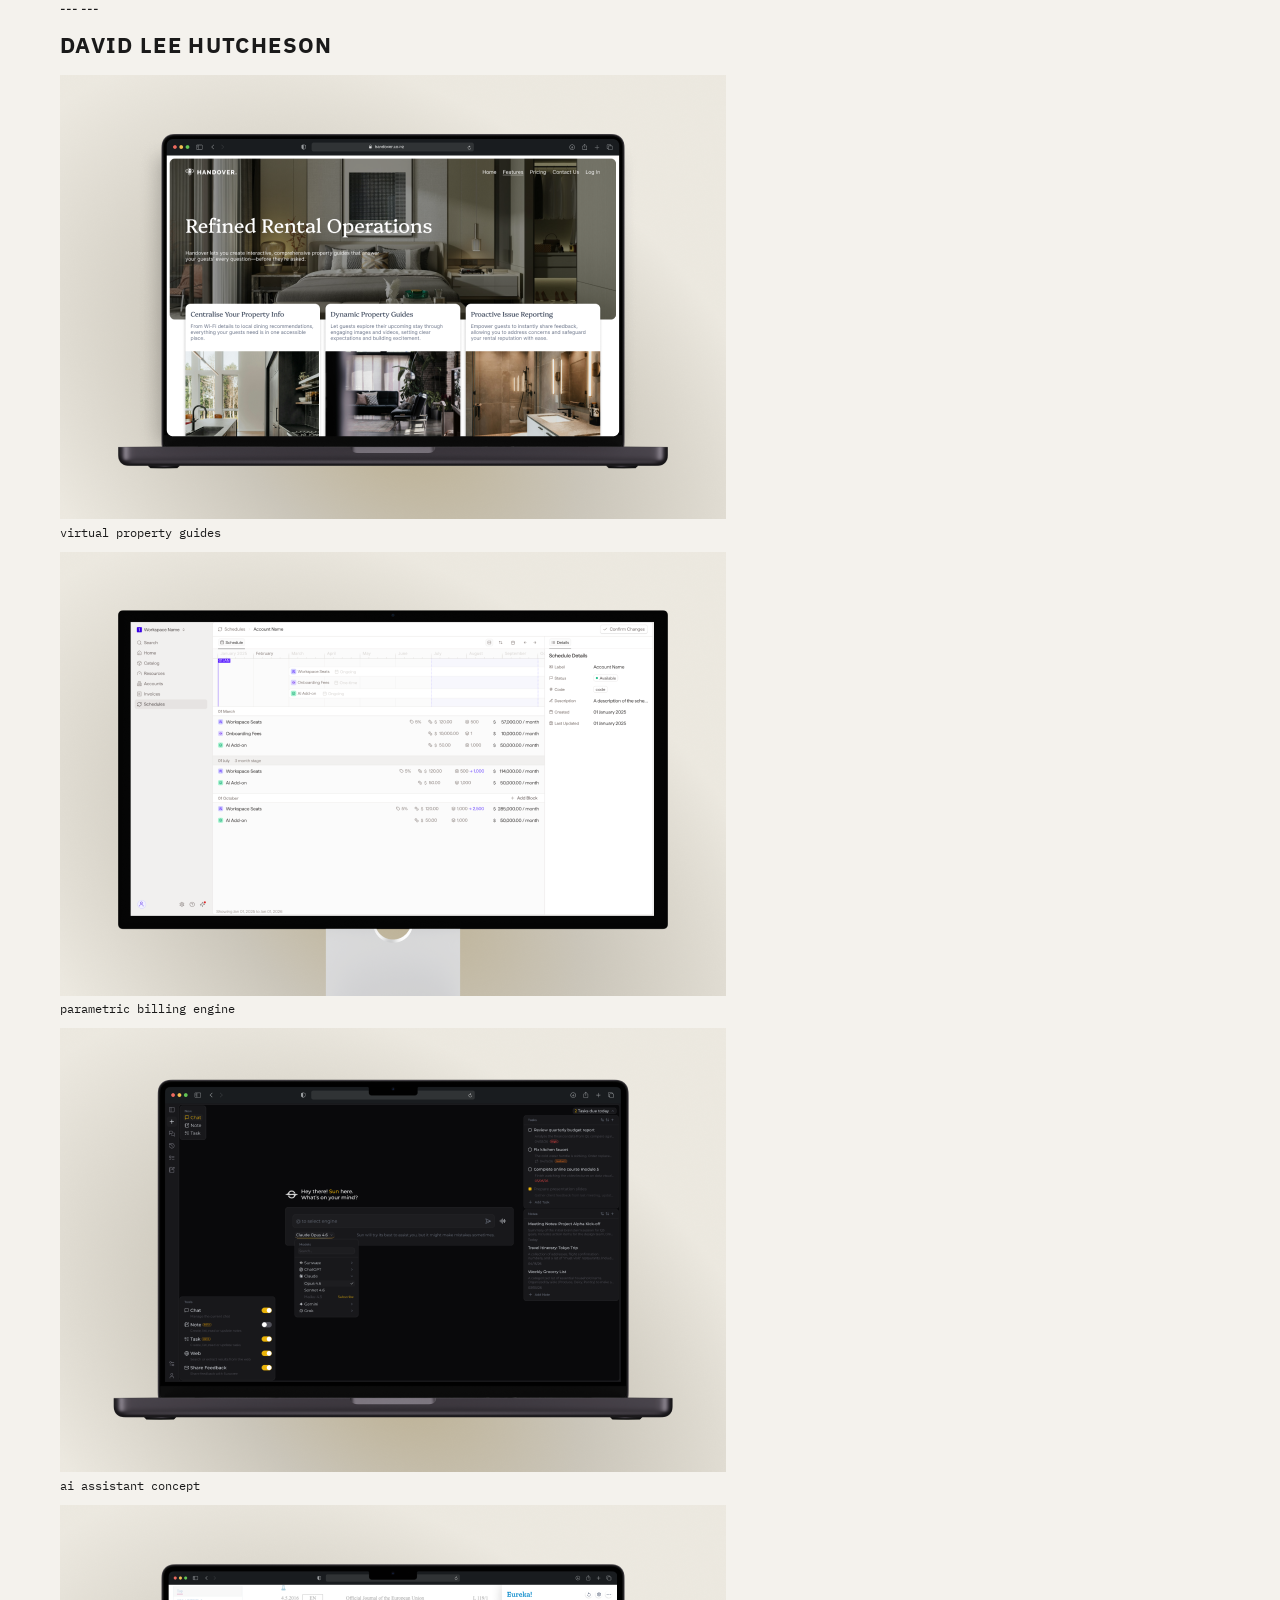
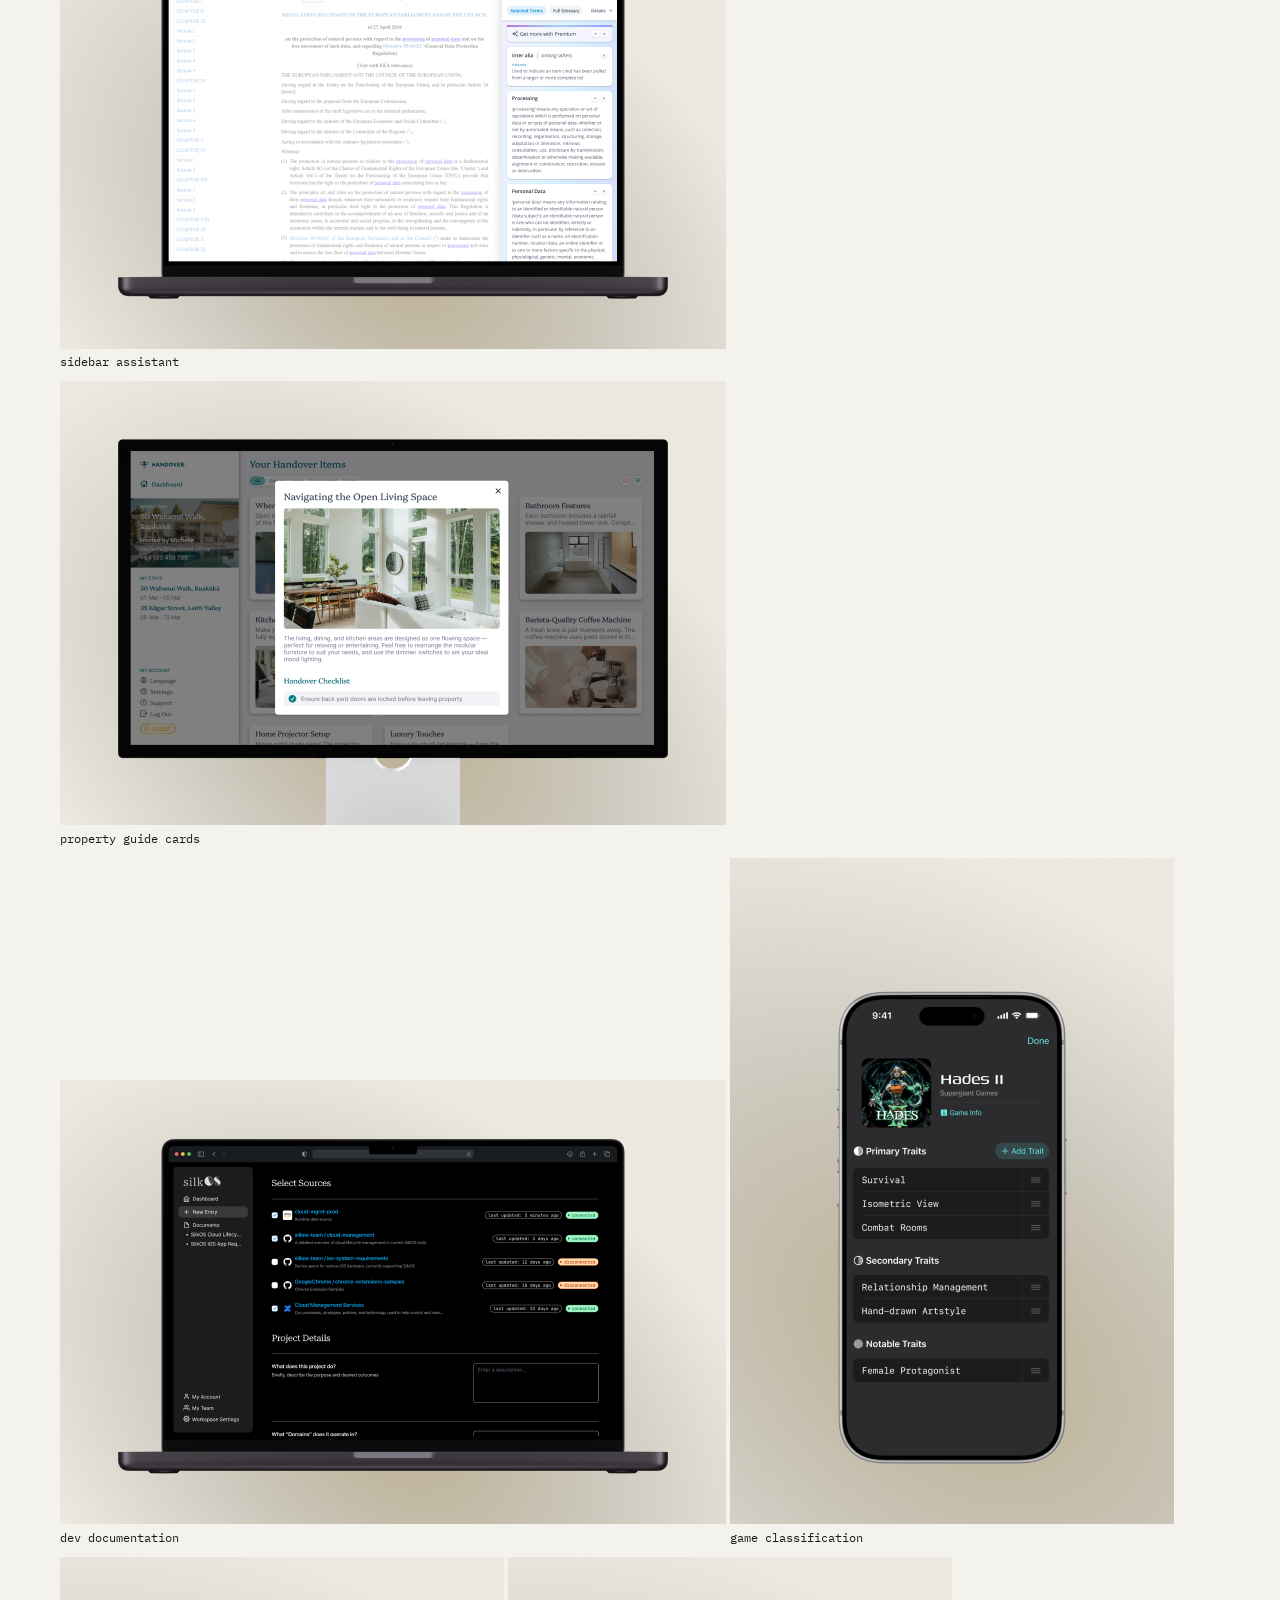
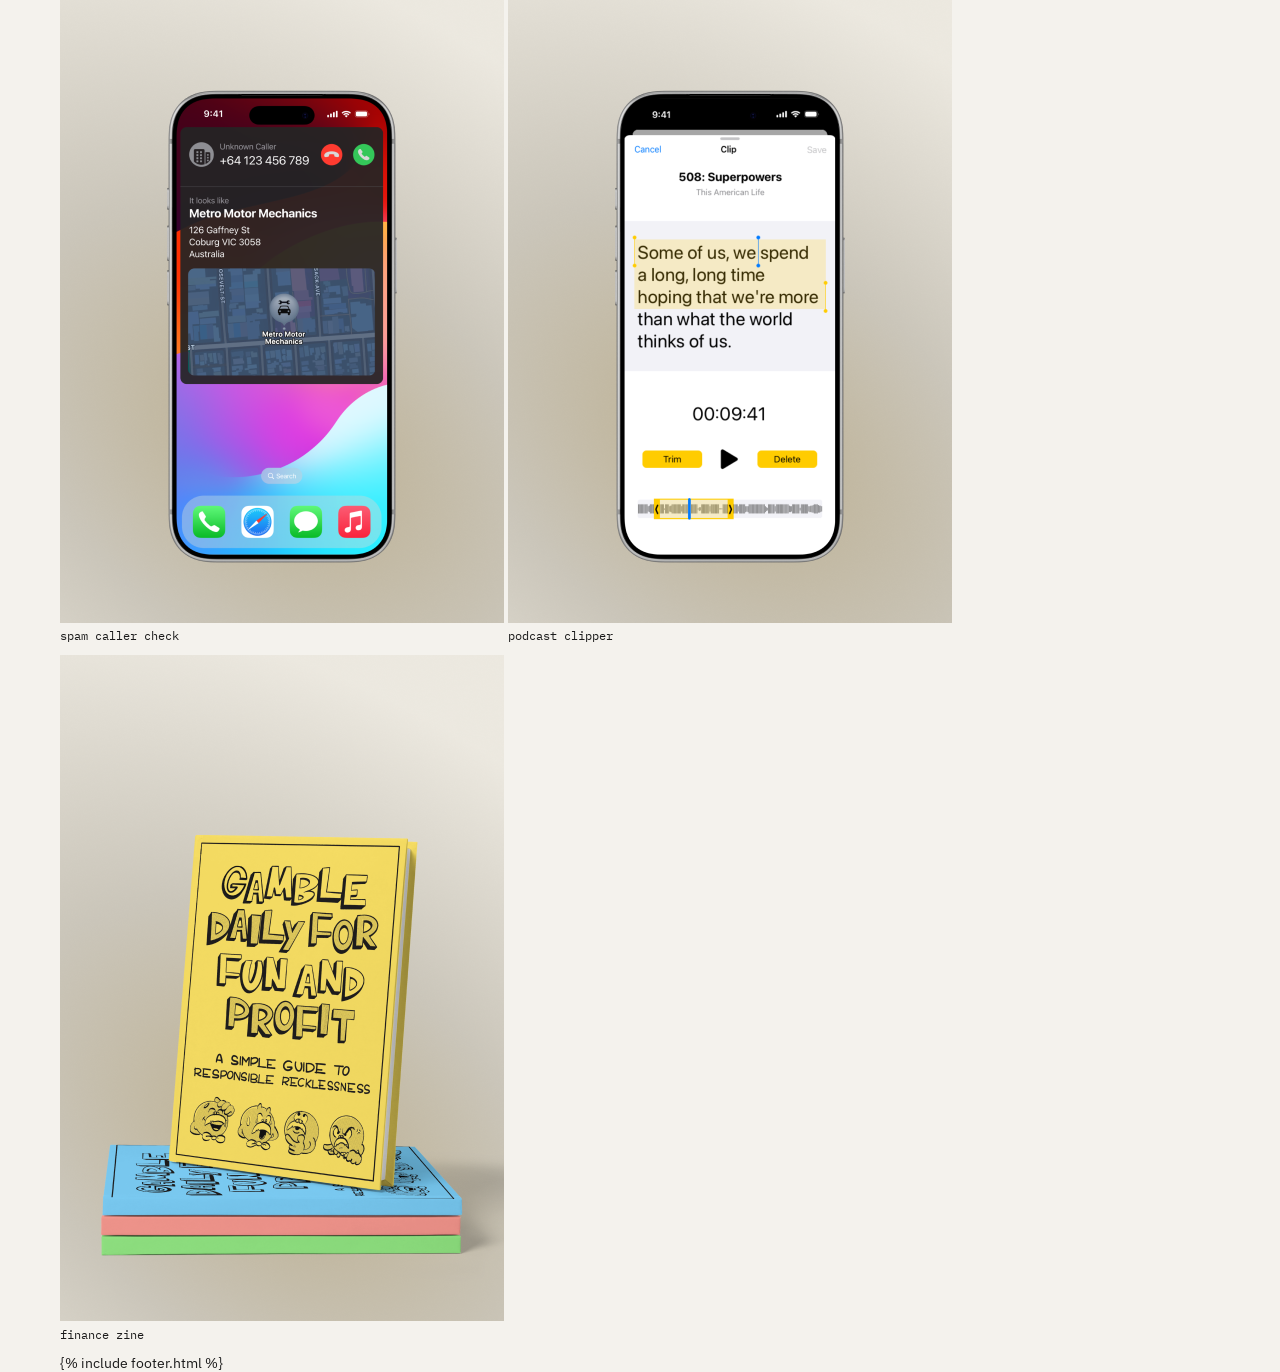
<file: index.html>
---
---
<!DOCTYPE html>
<html lang="en">
<head>
<meta charset="UTF-8">
<meta name="viewport" content="width=device-width, initial-scale=1.0">
<title>David Lee Hutcheson Software Design</title>
<link rel="preconnect" href="https://fonts.googleapis.com">
<link rel="preconnect" href="https://fonts.gstatic.com" crossorigin>
<link href="https://fonts.googleapis.com/css2?family=IBM+Plex+Mono:wght@400&family=IBM+Plex+Sans:wght@400;700&display=swap" rel="stylesheet">
<link rel="stylesheet" href="style.css">
</head>
<body>

<header>
  <div class="site-name"><a href="/">David Lee Hutcheson</a></div>
  <div class="header-caption" id="header-caption"></div>
</header>

<main class="grid">

<!--
  <a href="/index" class="grid-item-link grid-item-link--portrait">
  <div class="grid-item-image">
    <img src="images/mockup-8.webp" alt="iOS Gaming Widget Design" loading="lazy">
    <div class="grid-item-caption">
      <span>iOS GameCenter Widget</span><br>
      <span>Custom homescreen widget, focussed on tracking GameCenter achievements</span>
    </div>
  </div>
  <div class="grid-item-label">
    <span class="label-title">gaming widget</span>
  </div>
 </a>
 -->

  <a href="/handover.html" class="grid-item-link grid-item-link--landscape">
    <div class="grid-item-image">
      <img src="images/mockup-1.webp" alt="Virtual Property Tours Website Design" loading="lazy">
      <div class="grid-item-caption">
        <span>Handover - Website Design</span><br>
        <span>Virtual guide books for premium rental properties</span>
      </div>
    </div>
    <div class="grid-item-label">
      <span class="label-title">virtual property guides</span>
    </div>
  </a>

  <a href="/module.html" class="grid-item-link grid-item-link--landscape">
    <div class="grid-item-image">
      <img src="images/mockup-3.webp" alt="Advanced SaaS Billing Engine Design" loading="lazy">
      <div class="grid-item-caption">
        <span>Module - Custom Subscription Builder</span><br>
        <span>Custom billing schedules for B2B SaaS companies</span>
      </div>
    </div>
    <div class="grid-item-label">
      <span class="label-title">parametric billing engine</span>
    </div>
  </a>

  <a href="/sunwaee.html" class="grid-item-link grid-item-link--landscape">
    <div class="grid-item-image">
      <img src="images/mockup-12.webp" alt="AI Assistant Concept Designs" loading="lazy">
      <div class="grid-item-caption">
        <span>Sunwaee</span><br>
        <span>Concept designs for AI Assistant app</span>
      </div>
    </div>
    <div class="grid-item-label">
      <span class="label-title">ai assistant concept</span>
    </div>
  </a>

  <a href="/eureka.html" class="grid-item-link grid-item-link--landscape">
    <div class="grid-item-image">
      <img src="images/mockup-4.webp" alt="Chrome Extension Sidebar Design" loading="lazy">
      <div class="grid-item-caption">
        <span>Eureka!</span><br>
        <span>Assistant for navigating dense legal docuemnts</span>
      </div>
    </div>
    <div class="grid-item-label">
      <span class="label-title">sidebar assistant</span>
    </div>
  </a>
  
  <a href="/handover.html" class="grid-item-link grid-item-link--landscape">
    <div class="grid-item-image">
      <img src="images/mockup-2.webp" alt="Virtual Property Guide Book Design" loading="lazy">
      <div class="grid-item-caption">
        <span>Handover - Virtual Guide Book</span><br>
        <span>Presenting property guides as an array of interactive cards</span>
      </div>
    </div>
    <div class="grid-item-label">
      <span class="label-title">property guide cards</span>
    </div>
  </a>

  <a href="#" class="grid-item-link grid-item-link--landscape">
    <div class="grid-item-image">
      <img src="images/mockup-11.webp" alt="Knowledge Management Platform Design" loading="lazy">
      <div class="grid-item-caption">
        <span>SilkOS</span><br>
        <span>Delevoper-focussed knowledge management platform</span>
      </div>
    </div>
    <div class="grid-item-label">
      <span class="label-title">dev documentation</span>
    </div>
  </a>
  
   <a href="/traitsystem.html" class="grid-item-link grid-item-link--portrait">
    <div class="grid-item-image">
      <img src="images/mockup-5.webp" alt="Videogame Library App Design" loading="lazy">
       <div class="grid-item-caption">
        <span>TraitSystem</span><br>
        <span>A novel classification device for filter videogame libraries</span>
      </div>
    </div>
    <div class="grid-item-label">
      <span class="label-title">game classification</span>
    </div>
  </a>

  <a href="#" class="grid-item-link grid-item-link--portrait">
    <div class="grid-item-image">
      <img src="images/mockup-7.webp" alt="iOS Spam Caller Filter Design" loading="lazy">
       <div class="grid-item-caption">
        <span>iOS Spam Caller Filter</span><br>
        <span>Cross-reference incoming calls with business directories to help verify potential spam</span>
      </div>
    </div>
    <div class="grid-item-label">
      <span class="label-title">spam caller check</span>
    </div>
  </a>

  <a href="#" class="grid-item-link grid-item-link--portrait">
    <div class="grid-item-image">
      <img src="images/mockup-6.webp" alt="iOS Podcast Clip & Share Design" loading="lazy">
       <div class="grid-item-caption">
        <span>iOS Podcast Clipper</span><br>
        <span>Clip and share podcast segments in real-time</span>
      </div>
    </div>
    <div class="grid-item-label">
      <span class="label-title">podcast clipper</span>
    </div>
  </a>
  
  <a href="/gamble-daily.html" class="grid-item-link grid-item-link--portrait">
    <div class="grid-item-image">
      <img src="images/mockup-9.webp" alt="Gamble Daily for Fun and Profit Zine" loading="lazy">
       <div class="grid-item-caption">
        <span>Gamble Daily for Fun and Profit</span><br>
        <span>A siimple guide to responsible recklessness</span>
      </div>
    </div>
    <div class="grid-item-label">
      <span class="label-title">finance zine</span>
    </div>
  </a>

</main>

{% include footer.html %}

<script>
  const caption = document.getElementById('header-caption');
  document.querySelectorAll('.grid-item-link').forEach(item => {
    const text = item.querySelector('.grid-item-caption');
    item.addEventListener('mouseenter', () => {
      caption.innerHTML = text ? text.innerHTML : '';
    });
    item.addEventListener('mouseleave', () => {
      caption.innerHTML = '';
    });
  });
</script>

</body>
</html>
</file>
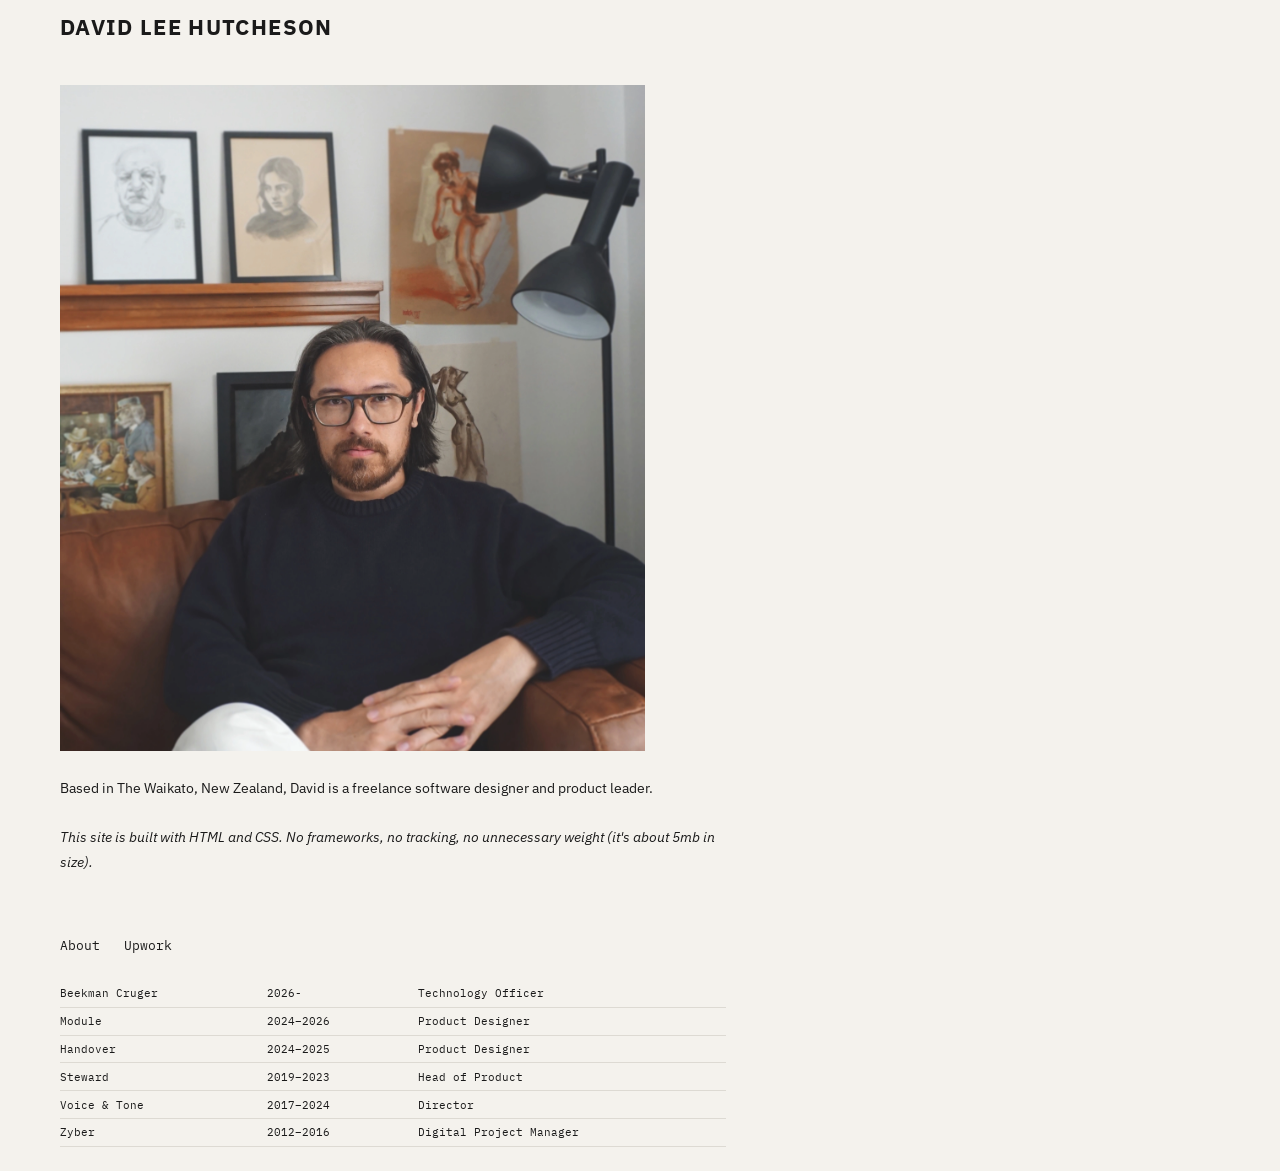
<file: about.html>
<!DOCTYPE html>
<html lang="en">
<head>
<meta charset="UTF-8">
<meta name="viewport" content="width=device-width, initial-scale=1.0">
<title>About - David Lee Hutcheson Software Design</title>
<link rel="preconnect" href="https://fonts.googleapis.com">
<link rel="preconnect" href="https://fonts.gstatic.com" crossorigin>
<link href="https://fonts.googleapis.com/css2?family=IBM+Plex+Mono:wght@400&family=IBM+Plex+Sans:wght@400;700&display=swap" rel="stylesheet">
<link rel="stylesheet" href="style.css">
</head>
<body>

<header>
  <div class="site-name"><a href="/">David Lee Hutcheson</a></div>
</header>

<main class="about">
  <div class="about-image">
    <img src="images/david-hutcheson-portrait.webp" alt="David Lee Hutcheson" width="111" height="111">
  </div>
  <p class="about-bio">Based in The Waikato, New Zealand, David is a freelance software designer and product leader.</p>
   <p class="about-bio"><i>This site is built with HTML and CSS. No frameworks, no tracking, no unnecessary weight (it's about 5mb in size).</i></p>
</main>

<footer>
 <nav>
    <a href="/about.html">About</a>
    <a href="https://www.upwork.com/freelancers/~01f4d04436b46de41f?mp_source=share" target="_blank">Upwork</a>
  </nav>

<table class="footer-table">
    <tbody>
      <tr>
        <td><a href="https://beekmancruger.com">Beekman Cruger</a></td>
        <td>2026-</td>
        <td>Technology Officer</td></td>
      </tr>
      <tr>
        <td><a href="/module.html">Module</a></td>
        <td>2024–2026</td>
        <td>Product Designer</td>
      </tr>
      <tr>
        <td><a href="/handover.html">Handover</a></td>
        <td>2024–2025</td>
        <td>Product Designer</td>
      </tr>
      <tr>
        <td><a href="https://gosteward.com">Steward</a></td>
        <td>2019–2023</td>
        <td>Head of Product</td>
      </tr>
      <tr>
        <td><a href="https://www.upwork.com/agencies/952949175156879360/">Voice & Tone</a></td>
        <td>2017–2024</td>
        <td>Director</td>
      </tr>
      <tr>
        <td><a href="https://zyber.co.nz">Zyber</a></td>
        <td>2012–2016</td>
        <td>Digital Project Manager</td>
      </tr>
    </tbody>
  </table>
</footer>

</body>
</html>
</file>
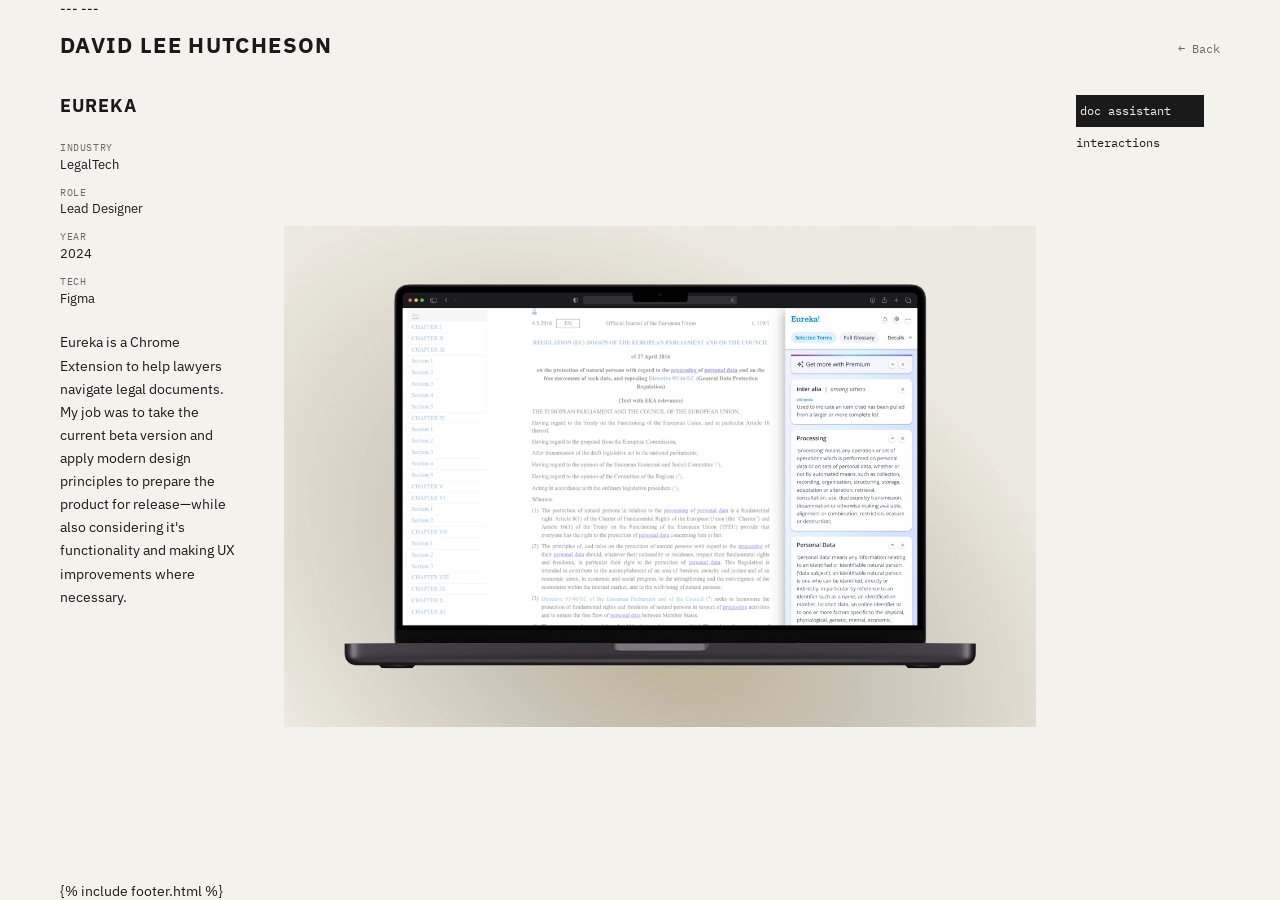
<file: eureka.html>
---
---
<!DOCTYPE html>
<html lang="en">
<head>
<meta charset="UTF-8">
<meta name="viewport" content="width=device-width, initial-scale=1.0">
<title>Eureka — Software Design</title>
<link rel="preconnect" href="https://fonts.googleapis.com">
<link rel="preconnect" href="https://fonts.gstatic.com" crossorigin>
<link href="https://fonts.googleapis.com/css2?family=IBM+Plex+Mono:wght@400&family=IBM+Plex+Sans:wght@400;700&display=swap" rel="stylesheet">
<link rel="stylesheet" href="style.css">
</head>
<body class="page-project">

<header>
  <div class="site-name"><a href="/">David Lee Hutcheson</a></div>
  <a href="/" class="back-link">← Back</a>
</header>

<div class="project-layout">

  <aside class="col-left">
    <h1 class="project-title">Eureka</h1>
    <div class="meta-block">
      <div class="meta-item">
        <span class="meta-label">Industry</span>
        <span class="meta-value">LegalTech</span>
      </div>
      <div class="meta-item">
        <span class="meta-label">Role</span>
        <span class="meta-value">Lead Designer</span>
      </div>
      <div class="meta-item">
        <span class="meta-label">Year</span>
        <span class="meta-value">2024</span>
      </div>
      <div class="meta-item">
        <span class="meta-label">Tech</span>
        <ul>
        <li><span class="meta-value">Figma</span></li>
        </ul>
      </div>
    </div>
    <p class="project-desc">Eureka is a Chrome Extension to help lawyers navigate legal documents. My job was to take the current beta version and apply modern design principles to prepare the product for release—while also considering it's functionality and making UX improvements where necessary.</p>
  </aside>

  <main class="col-centre">
    <img id="main-image"
      src="images/eureka-1-large.webp"
      alt="Eureka — Browser Extension Design"
      width="1332"
      height="888"
    >
  </main>

  <aside class="col-right">
<!--    <span class="selector-label">Images</span>  -->
    <ul class="image-selector">
      <li>
        <button class="active" onclick="setImage(this, 'images/eureka-1-large.webp', 'Handover - Website Design')">
          doc assistant
        </button>
      </li>
      <li>
        <button onclick="setImage(this, 'images/eureka-2-large.webp', 'Handover — Mobile View')">
          interactions
        </button>
      </li>
    </ul>
  </aside>

</div>

{% include footer.html %}

<script>
  function setImage(btn, src, alt) {
    document.getElementById('main-image').src = src;
    document.getElementById('main-image').alt = alt;
    document.querySelectorAll('.image-selector button').forEach(b => b.classList.remove('active'));
    btn.classList.add('active');
  }
</script>

</body>
</html>
</file>
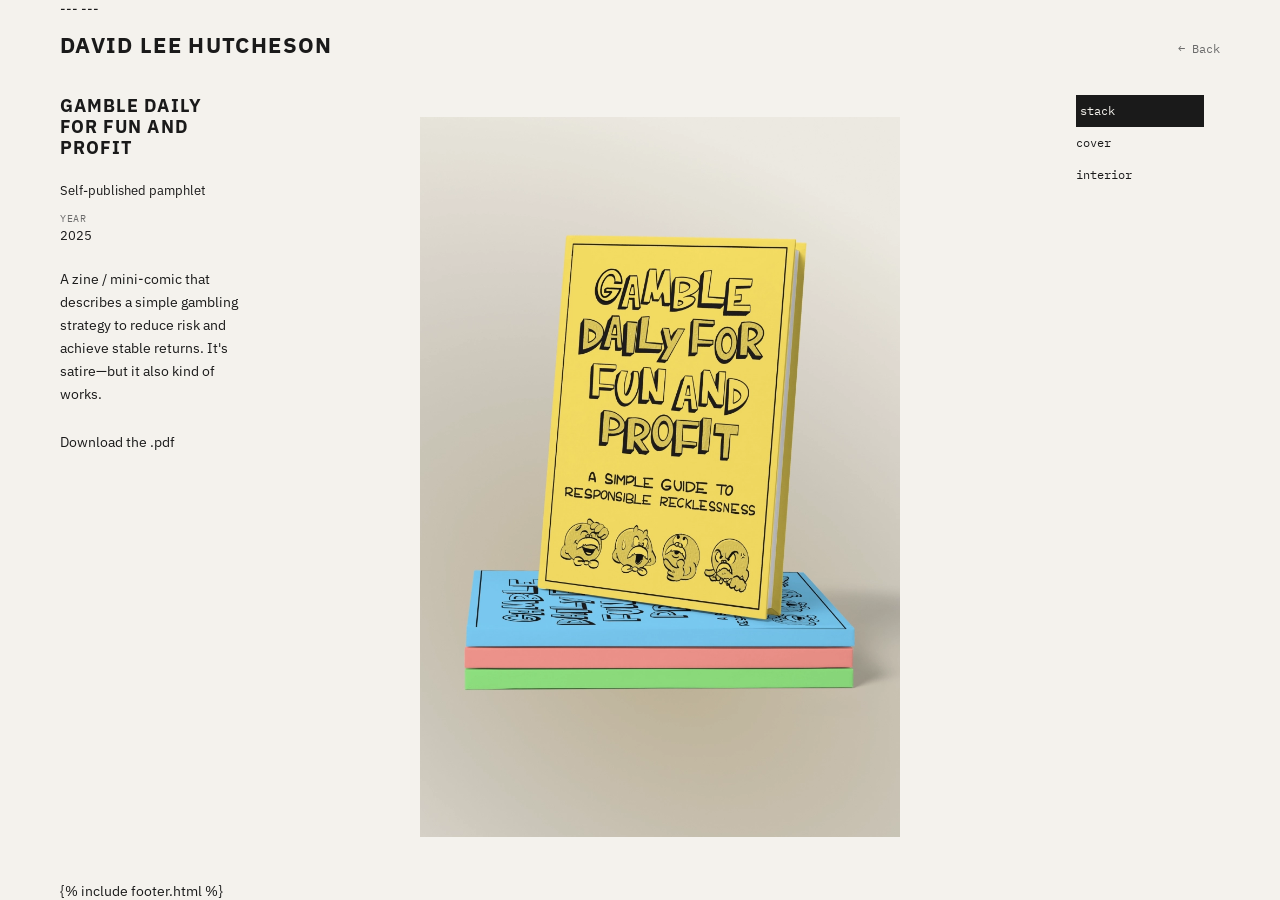
<file: gamble-daily.html>
---
---
<!DOCTYPE html>
<html lang="en">
<head>
<meta charset="UTF-8">
<meta name="viewport" content="width=device-width, initial-scale=1.0">
<title>TraitSystem — Software Design</title>
<link rel="preconnect" href="https://fonts.googleapis.com">
<link rel="preconnect" href="https://fonts.gstatic.com" crossorigin>
<link href="https://fonts.googleapis.com/css2?family=IBM+Plex+Mono:wght@400&family=IBM+Plex+Sans:wght@400;700&display=swap" rel="stylesheet">
<link rel="stylesheet" href="style.css">
</head>
<body class="page-project">

<header>
  <div class="site-name"><a href="/">David Lee Hutcheson</a></div>
  <a href="/" class="back-link">← Back</a>
</header>

<div class="project-layout">

  <aside class="col-left">
    <h1 class="project-title">Gamble Daily for Fun and Profit</h1>
    <div class="meta-block">
      <div class="meta-item">
        <span class="meta-value">Self-published pamphlet</span>
      </div>
      <div class="meta-item">
        <span class="meta-label">Year</span>
        <span class="meta-value">2025</span>
      </div>
    </div>
    <p class="project-desc">A zine / mini-comic that describes a simple gambling strategy to reduce risk and achieve stable returns. It's satire—but it also kind of works.</p>
    <p class="project-desc"><a href="https://www.icloud.com/iclouddrive/05dpZE98hTBldPSStLQasC24Q#Gamble_Daily_for_Fun_and_Profit_-_David_Hutcheson_(2025)">Download the .pdf</a></p>
  </aside>

  <main class="col-centre">
    <img id="main-image"
      src="images/gamble-1-large.webp"
      alt="Gamble Daily for Fun and Profit — David Hutcheson"
      width="1332"
      height="888"
    >
  </main>

  <aside class="col-right">
<!--    <span class="selector-label">Images</span>  -->
    <ul class="image-selector">
      <li>
        <button class="active" onclick="setImage(this, 'images/gamble-1-large.webp', 'Gamble Daily for Fun and Profit — David Hutcheson')">
          stack
        </button>
      </li>
      <li>
        <button onclick="setImage(this, 'images/gamble-2-large.webp', 'Gamble Daily zine cover')">
          cover
        </button>
      </li>
      <li>
        <button onclick="setImage(this, 'images/gamble-3-large.webp', 'Gamble Daily zine interior')">
          interior
        </button>
      </li>
    </ul>
  </aside>

</div>

{% include footer.html %}

<script>
  function setImage(btn, src, alt) {
    document.getElementById('main-image').src = src;
    document.getElementById('main-image').alt = alt;
    document.querySelectorAll('.image-selector button').forEach(b => b.classList.remove('active'));
    btn.classList.add('active');
  }
</script>

</body>
</html>
</file>
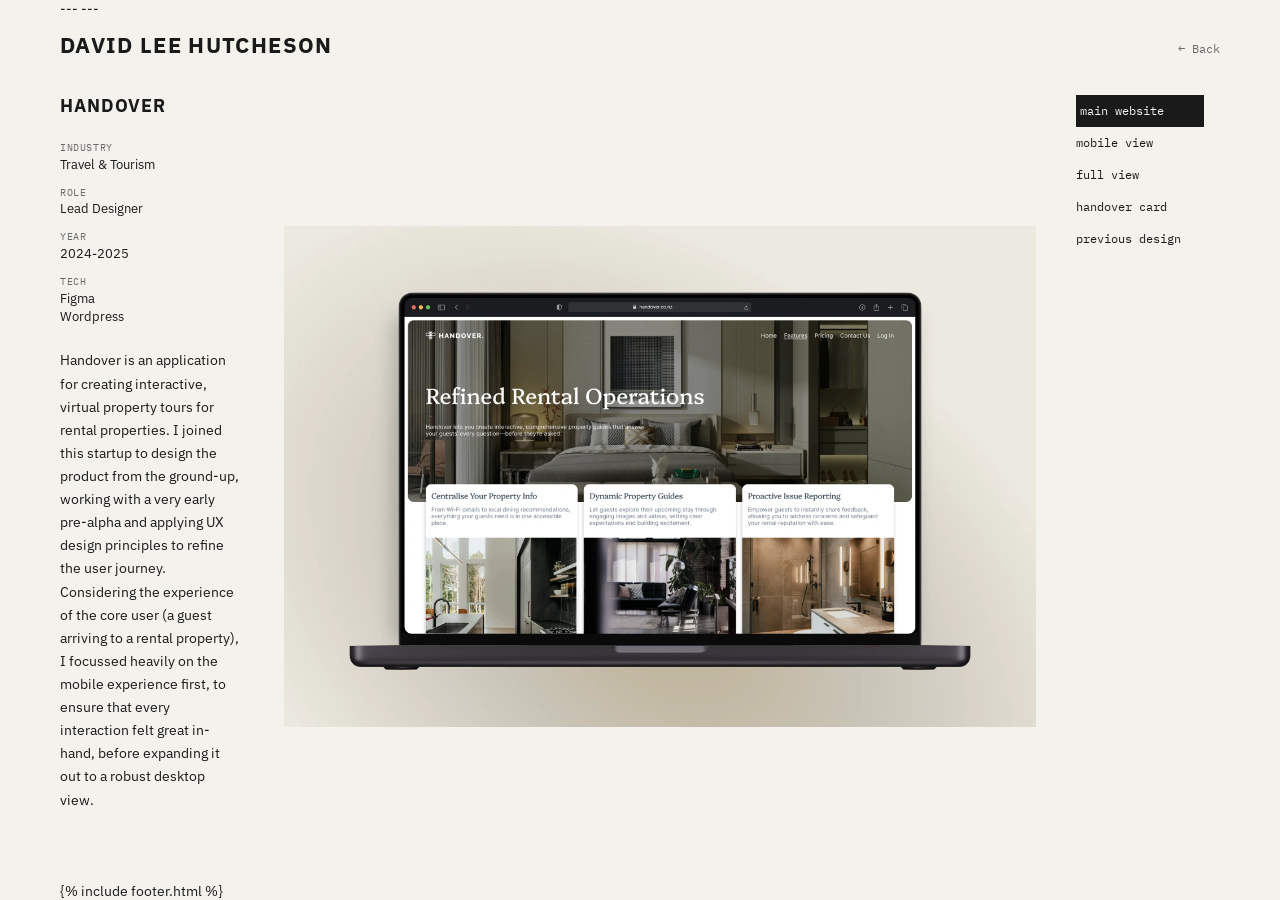
<file: handover.html>
---
---
<!DOCTYPE html>
<html lang="en">
<head>
<meta charset="UTF-8">
<meta name="viewport" content="width=device-width, initial-scale=1.0">
<title>Handover — Software Design</title>
<link rel="preconnect" href="https://fonts.googleapis.com">
<link rel="preconnect" href="https://fonts.gstatic.com" crossorigin>
<link href="https://fonts.googleapis.com/css2?family=IBM+Plex+Mono:wght@400&family=IBM+Plex+Sans:wght@400;700&display=swap" rel="stylesheet">
<link rel="stylesheet" href="style.css">
</head>
<body class="page-project">

<header>
  <div class="site-name"><a href="/">David Lee Hutcheson</a></div>
  <a href="/" class="back-link">← Back</a>
</header>

<div class="project-layout">

  <aside class="col-left">
    <h1 class="project-title">Handover</h1>
    <div class="meta-block">
      <div class="meta-item">
        <span class="meta-label">Industry</span>
        <span class="meta-value">Travel & Tourism</span>
      </div>
      <div class="meta-item">
        <span class="meta-label">Role</span>
        <span class="meta-value">Lead Designer</span>
      </div>
      <div class="meta-item">
        <span class="meta-label">Year</span>
        <span class="meta-value">2024-2025</span>
      </div>
      <div class="meta-item">
        <span class="meta-label">Tech</span>
        <ul>
        <li><span class="meta-value">Figma</span></li>
        <li><span class="meta-value">Wordpress</span></li>
        </ul>
      </div>
    </div>
    
    <div id="project-desc">
      <p class="project-desc">Handover is an application for creating interactive, virtual property tours for rental properties. I joined this startup to design the product from the ground-up, working with a very early pre-alpha and applying UX design principles to refine the user journey.</p>
      <p class="project-desc">Considering the experience of the core user (a guest arriving to a rental property), I focussed heavily on the mobile experience first, to ensure that every interaction felt great in-hand, before expanding it out to a robust desktop view.</p>
    </div>
  </aside>

  <main class="col-centre">
    <img id="main-image"
      src="images/handover-1-large.webp"
      alt="Handover — Website Design"
      width="1332"
      height="888"
    >
  </main>

  <aside class="col-right">
<!--    <span class="selector-label">Images</span>  -->
    <ul class="image-selector">
      <li>
        <button class="active" onclick="setImage(this, 'images/handover-1-large.webp', 'Handover - Website Design')">
          main website
        </button>
      </li>
      <li>
        <button onclick="setImage(this, 'images/handover-3-large.webp', 'Handover — Mobile View')">
          mobile view
        </button>
      </li>
      <li>
        <button onclick="setImage(this, 'images/handover-4-large.webp', 'Handover — Desktop View')">
          full view
        </button>
      </li>
       <li>
        <button onclick="setImage(this, 'images/handover-2-large.webp', 'Handover - Card UI')">
          handover card
        </button>
      </li>
      <li>
        <button onclick="setImage(this, 'images/handover-5-large.webp', 'Handover - Previous App Design')" data-desc="
        <p class='project-desc'>During the course of development, we observed a change in attitude towards <em>affordable</em> rental platforms, and a decline in the general popularity of homestay accommodation. To make matters worse, many of these platforms were enacting stricter communication rules, making Handover less useful to hosts.</p>
        <p class='project-desc'>Our response was to redirect attention to the up-market and boutique property rental space--a niche that is thriving in the recovering tourism market and offers hosts far more flexibility on how they manage and present their properties. This change involved a website and app redesign, creating a more elegant, refined aesthetic while maintaining the core experience.</p>">
          previous design
        </button>
      </li>
    </ul>
  </aside>

</div>

{% include footer.html %}

<script>
  const mainImage = document.getElementById('main-image');
  const desc = document.getElementById('project-desc');
  const defaultDesc = desc.innerHTML;

  function setImage(btn, src, alt) {
    mainImage.src = src;
    mainImage.alt = alt;
    document.querySelectorAll('.image-selector button').forEach(b => b.classList.remove('active'));
    btn.classList.add('active');
    desc.innerHTML = btn.dataset.desc || defaultDesc;
  }
</script>

</body>
</html>
</file>
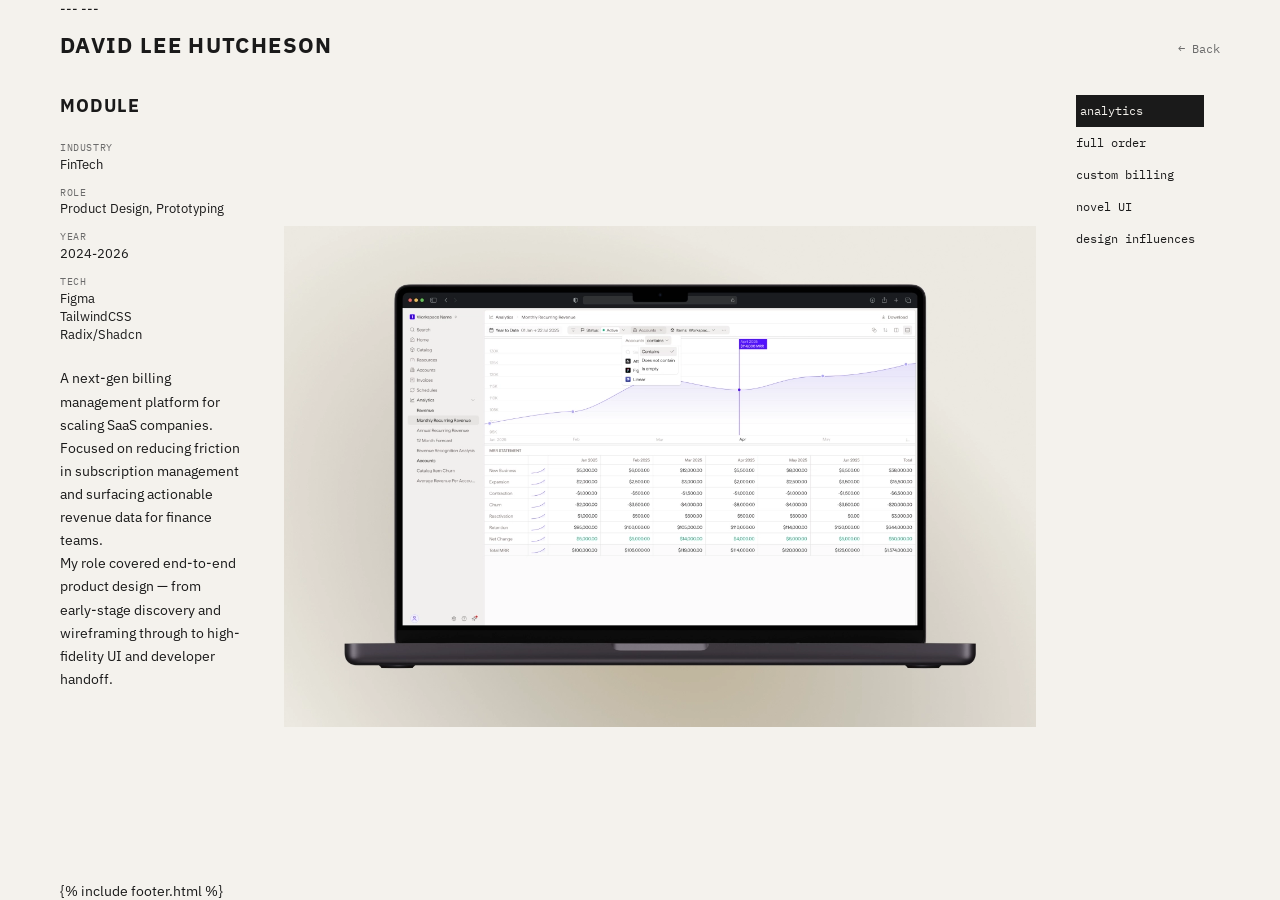
<file: module.html>
---
---
<!DOCTYPE html>
<html lang="en">
<head>
<meta charset="UTF-8">
<meta name="viewport" content="width=device-width, initial-scale=1.0">
<title>Module — Software Design</title>
<link rel="preconnect" href="https://fonts.googleapis.com">
<link rel="preconnect" href="https://fonts.gstatic.com" crossorigin>
<link href="https://fonts.googleapis.com/css2?family=IBM+Plex+Mono:wght@400&family=IBM+Plex+Sans:wght@400;700&display=swap" rel="stylesheet">
<link rel="stylesheet" href="style.css">
</head>
<body class="page-project">

<header>
  <div class="site-name"><a href="/">David Lee Hutcheson</a></div>
  <a href="/" class="back-link">← Back</a>
</header>

<div class="project-layout">

  <aside class="col-left">
    <h1 class="project-title">Module</h1>
    <div class="meta-block">
      <div class="meta-item">
        <span class="meta-label">Industry</span>
        <span class="meta-value">FinTech</span>
      </div>
      <div class="meta-item">
        <span class="meta-label">Role</span>
        <span class="meta-value">Product Design, Prototyping</span>
      </div>
      <div class="meta-item">
        <span class="meta-label">Year</span>
        <span class="meta-value">2024-2026</span>
      </div>
      <div class="meta-item">
        <span class="meta-label">Tech</span>
        <ul>
        <li><span class="meta-value">Figma</span></li>
        <li><span class="meta-value">TailwindCSS</span></li>
        <li><span class="meta-value">Radix/Shadcn</span></li>
        </ul>
      </div>
    </div>
    
    <div id="project-desc">
      <p class="project-desc">A next-gen billing management platform for scaling SaaS companies. Focused on reducing friction in subscription management and surfacing actionable revenue data for finance teams.</p>
      <p class="project-desc">My role covered end-to-end product design — from early-stage discovery and wireframing through to high-fidelity UI and developer handoff.</p>
    </div>
  </aside>

  <main class="col-centre">
    <img id="main-image"
      src="images/module-1-large.webp"
      alt="Module — Billing dashboard"
      width="1332"
      height="888"
    >
  </main>

  <aside class="col-right">
<!--    <span class="selector-label">Images</span>  -->
    <ul class="image-selector">
      <li>
        <button class="active" onclick="setImage(this, 'images/module-1-large.webp', 'Module - Analytics Filter')">
          analytics
        </button>
      </li>
       <li>
        <button onclick="setImage(this, 'images/module-5-large.webp', 'Module — Full Billing Order')" data-desc="<p class='project-desc'>A critical, yet often overlooked, need of growing SaaS businesses is the ability to accommodate regular changes to the prices, features and service allocations.</p><p class='project-desc'><em>Modularity</em> was our answer to this challenge--detaching features and parameters (price, quantity etc.) so that they can be modified and developed independently to fit customer needs, without having to create new billing models each time.</p>">
          full order
        </button>
      </li>
      <li>
        <button onclick="setImage(this, 'images/module-2-large.webp', 'Module — Custom SaaS Billing')">
          custom billing
        </button>
      </li>
      <li>
        <button onclick="setImage(this, 'images/module-4-large.webp', 'Module — Billing Configuration UI')" data-desc="<p class='project-desc'><em>Complex challenges often require complex solutions.</em></p><p class='project-desc'>In contrast to standard UX design philosophy, we didn’t shy away from building novel, detailed user interfaces.</p>">
          novel UI
        </button>
      </li>
      <li>
        <button onclick="setImage(this, 'images/module-3-large.webp', 'Module - App Design Influences')" data-desc="<p class='project-desc'>Inspired by industrial design, and modular manufacturing, I built a comprehensive design system to scale as the app matures.</p>">
          design influences
        </button>
      </li>
    </ul>
  </aside>

</div>

{% include footer.html %}

<script>
  const mainImage = document.getElementById('main-image');
  const desc = document.getElementById('project-desc');
  const defaultDesc = desc.innerHTML;

  function setImage(btn, src, alt) {
    mainImage.src = src;
    mainImage.alt = alt;
    document.querySelectorAll('.image-selector button').forEach(b => b.classList.remove('active'));
    btn.classList.add('active');
    desc.innerHTML = btn.dataset.desc || defaultDesc;
  }
</script>

</body>
</html>
</file>
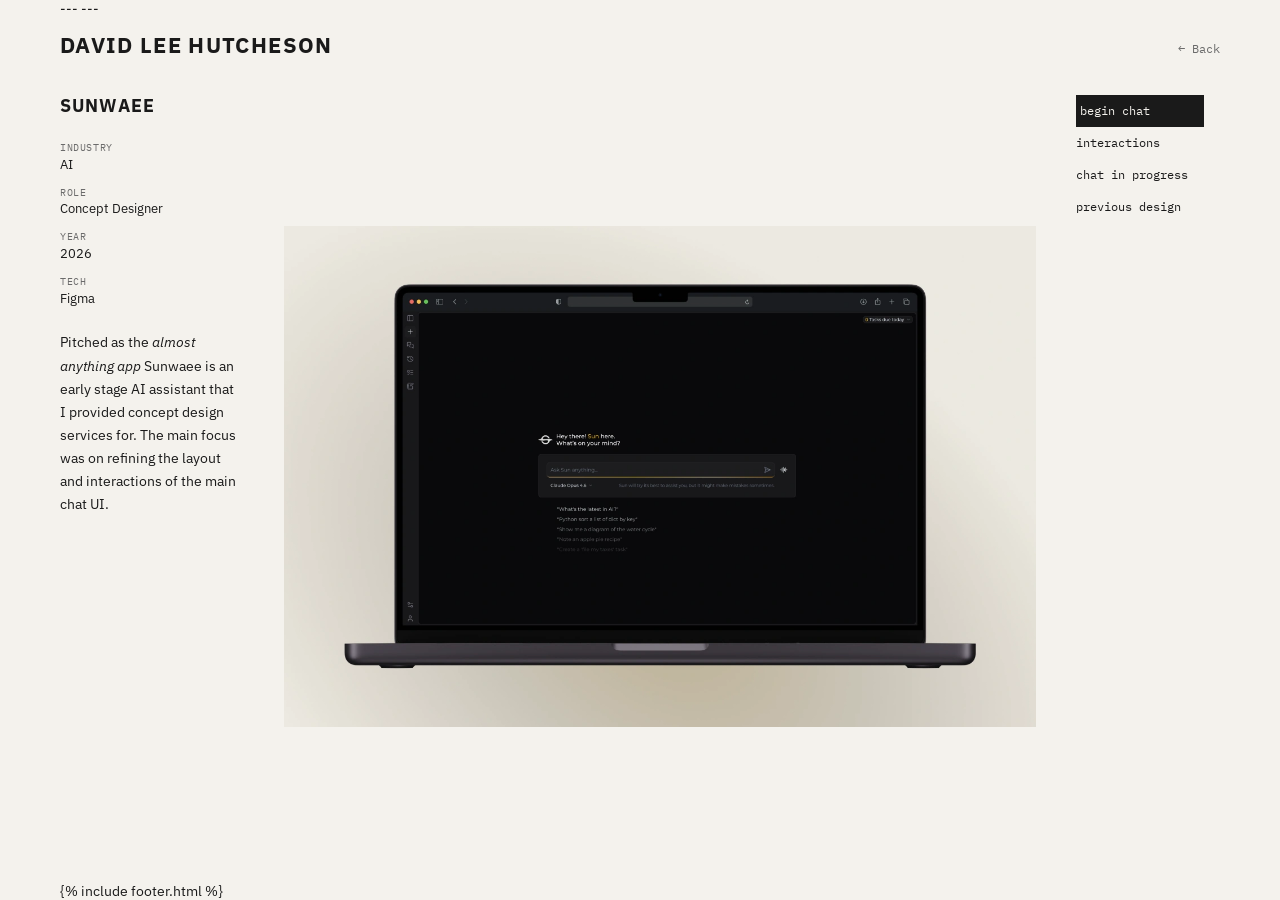
<file: sunwaee.html>
---
---
<!DOCTYPE html>
<html lang="en">
<head>
<meta charset="UTF-8">
<meta name="viewport" content="width=device-width, initial-scale=1.0">
<title>Sunwaee — Software Design</title>
<link rel="preconnect" href="https://fonts.googleapis.com">
<link rel="preconnect" href="https://fonts.gstatic.com" crossorigin>
<link href="https://fonts.googleapis.com/css2?family=IBM+Plex+Mono:wght@400&family=IBM+Plex+Sans:wght@400;700&display=swap" rel="stylesheet">
<link rel="stylesheet" href="style.css">
</head>
<body class="page-project">

<header>
  <div class="site-name"><a href="/">David Lee Hutcheson</a></div>
  <a href="/" class="back-link">← Back</a>
</header>

<div class="project-layout">

  <aside class="col-left">
    <h1 class="project-title">Sunwaee</h1>
    <div class="meta-block">
      <div class="meta-item">
        <span class="meta-label">Industry</span>
        <span class="meta-value">AI</span>
      </div>
      <div class="meta-item">
        <span class="meta-label">Role</span>
        <span class="meta-value">Concept Designer</span>
      </div>
      <div class="meta-item">
        <span class="meta-label">Year</span>
        <span class="meta-value">2026</span>
      </div>
      <div class="meta-item">
        <span class="meta-label">Tech</span>
        <ul>
        <li><span class="meta-value">Figma</span></li>
        </ul>
      </div>
    </div>
    <p class="project-desc">Pitched as the <em>almost anything app</em> Sunwaee is an early stage AI assistant that I provided concept design services for. The main focus was on refining the layout and interactions of the main chat UI. </p>
  </aside>

  <main class="col-centre">
    <img id="main-image"
      src="images/sun-1.webp"
      alt="Sunwaee — AI Concept Design"
      width="1332"
      height="888"
    >
  </main>

  <aside class="col-right">
<!--    <span class="selector-label">Images</span>  -->
    <ul class="image-selector">
      <li>
        <button class="active" onclick="setImage(this, 'images/sun-1.webp', 'Sunwaee — AI Concept Design')">
          begin chat
        </button>
      </li>
      <li>
        <button onclick="setImage(this, 'images/sun-2.webp', 'Sunwaee — Interaction Designs')">
          interactions
        </button>
      </li>
      <li>
        <button onclick="setImage(this, 'images/sun-3.webp', 'Sunwaee — AI Chat Design')">
          chat in progress
        </button>
      </li>
      <li>
        <button onclick="setImage(this, 'images/sun-4.webp', 'Sunwaee — Original Design')">
          previous design
        </button>
      </li>
    </ul>
  </aside>

</div>

{% include footer.html %}

<script>
  function setImage(btn, src, alt) {
    document.getElementById('main-image').src = src;
    document.getElementById('main-image').alt = alt;
    document.querySelectorAll('.image-selector button').forEach(b => b.classList.remove('active'));
    btn.classList.add('active');
  }
</script>

</body>
</html>
</file>
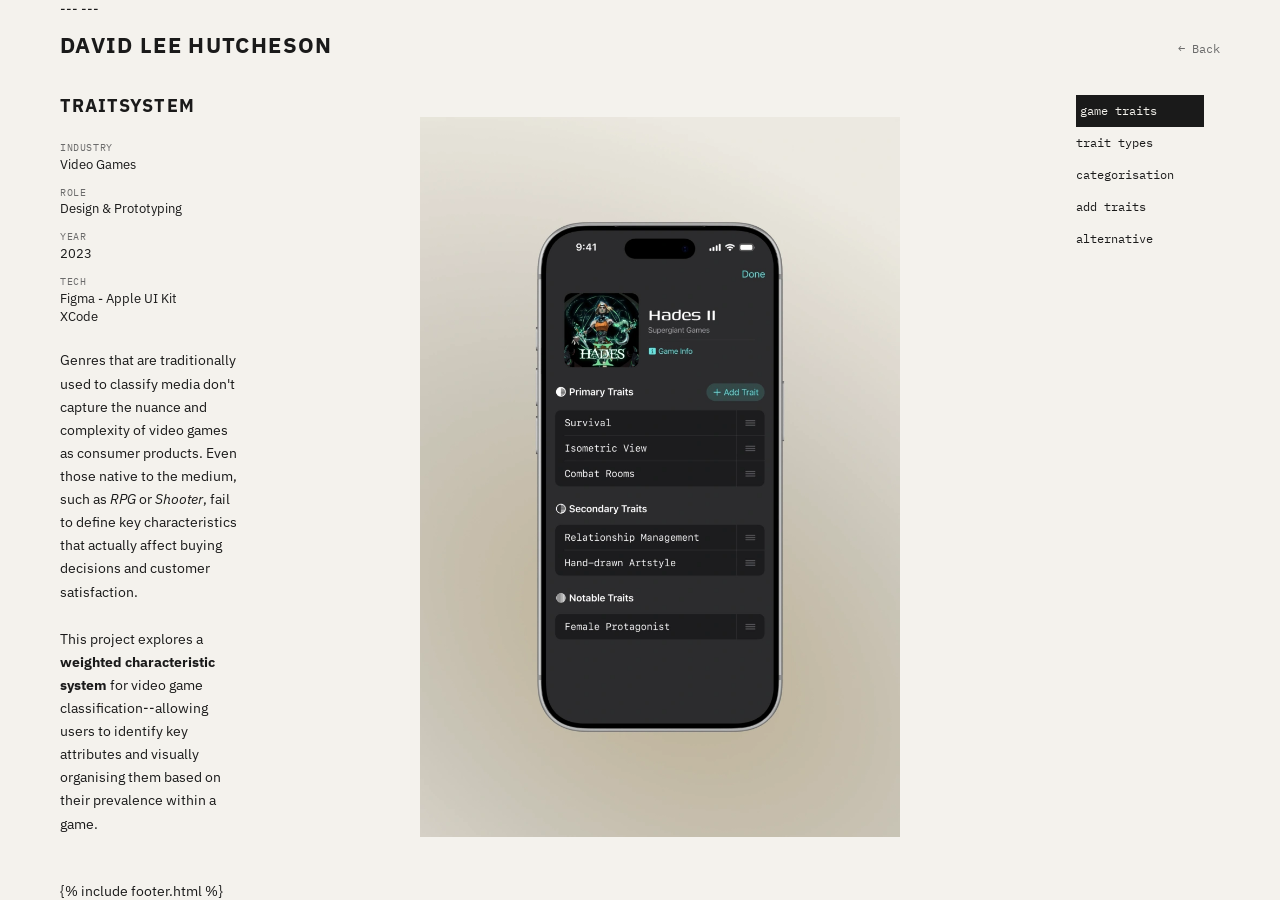
<file: traitsystem.html>
---
---
<!DOCTYPE html>
<html lang="en">
<head>
<meta charset="UTF-8">
<meta name="viewport" content="width=device-width, initial-scale=1.0">
<title>TraitSystem — Software Design</title>
<link rel="preconnect" href="https://fonts.googleapis.com">
<link rel="preconnect" href="https://fonts.gstatic.com" crossorigin>
<link href="https://fonts.googleapis.com/css2?family=IBM+Plex+Mono:wght@400&family=IBM+Plex+Sans:wght@400;700&display=swap" rel="stylesheet">
<link rel="stylesheet" href="style.css">
</head>
<body class="page-project">

<header>
  <div class="site-name"><a href="/">David Lee Hutcheson</a></div>
  <a href="/" class="back-link">← Back</a>
</header>

<div class="project-layout">

  <aside class="col-left">
    <h1 class="project-title">TraitSystem</h1>
    <div class="meta-block">
      <div class="meta-item">
        <span class="meta-label">Industry</span>
        <span class="meta-value">Video Games</span>
      </div>
      <div class="meta-item">
        <span class="meta-label">Role</span>
        <span class="meta-value">Design & Prototyping</span>
      </div>
      <div class="meta-item">
        <span class="meta-label">Year</span>
        <span class="meta-value">2023</span>
      </div>
      <div class="meta-item">
        <span class="meta-label">Tech</span>
        <ul>
        <li><span class="meta-value">Figma - Apple UI Kit</span></li>
        <li><span class="meta-value">XCode</span></li>
        </ul>
      </div>
    </div>
    <p class="project-desc">Genres that are traditionally used to classify media don't capture the nuance and complexity of video games as consumer products. Even those native to the medium, such as <em>RPG</em> or <em>Shooter</em>, fail to define key characteristics that actually affect buying decisions and customer satisfaction.</p>
    <p class="project-desc">This project explores a <b>weighted characteristic system</b> for video game classification--allowing users to identify key attributes and visually organising them based on their prevalence within a game.</p>
  </aside>

  <main class="col-centre">
    <img id="main-image"
      src="images/traitsystem-1-large.webp"
      alt="TraitSystem — Hades 2 Traits"
      width="1332"
      height="888"
    >
  </main>

  <aside class="col-right">
<!--    <span class="selector-label">Images</span>  -->
    <ul class="image-selector">
      <li>
        <button class="active" onclick="setImage(this, 'images/traitsystem-1-large.webp', 'TraitSystem - App Design')">
          game traits
        </button>
      </li>
      <li>
        <button onclick="setImage(this, 'images/traitsystem-4-large.webp', 'TraitSystem - Trait Types')">
          trait types
        </button>
      </li>
      <li>
        <button onclick="setImage(this, 'images/traitsystem-2-large.webp', 'TraitSystem — Trait Categorisation')">
          categorisation
        </button>
      </li>
      <li>
        <button onclick="setImage(this, 'images/traitsystem-3-large.webp', 'TraitSystem — Add Traits')">
          add traits
        </button>
      </li>
      <li>
        <button onclick="setImage(this, 'images/traitsystem-5-large.webp', 'TraitSystem — Aletranative Colour')">
          alternative
        </button>
      </li>
    </ul>
  </aside>

</div>

{% include footer.html %}

<script>
  function setImage(btn, src, alt) {
    document.getElementById('main-image').src = src;
    document.getElementById('main-image').alt = alt;
    document.querySelectorAll('.image-selector button').forEach(b => b.classList.remove('active'));
    btn.classList.add('active');
  }
</script>

</body>
</html>
</file>
<file: style.css>
/* ── RESET ── */
*, *::before, *::after { box-sizing: border-box; margin: 0; padding: 0; }

/* ── VARIABLES ── */
:root {
  --black: #1a1a1a;
  --white: #f4f2ed;
  --grey: #6b6b6b;
  --mono: "IBM Plex Mono", monospace;
  --sans: "IBM Plex Sans", system-ui, sans-serif;

  --item-short: 444px;
  --item-long:  666px;
  --gap: 4px;
}

/* ── BASE ── */
body {
  font-family: var(--sans);
  font-size: 14px;
  color: var(--black);
  background: var(--white);
  margin: 0;
  padding: 0 60px;
}

a { color: var(--black); text-decoration: none; }
a:hover { background: var(--black); color: var(--white); }

/* ── HEADER ── */
header { 
  padding: 0.75rem 0;
  position: sticky;
  top: 0;
  background: var(--white);
  z-index:10;
}

.grid-item-caption { display: none; }

.header-caption {
  font-family: var(--mono);
  font-size: 0.65rem;
  line-height: 1.5;
  text-align: right;
  color: var(--black);
  white-space: nowrap;
  position: absolute;
  top: 0.75rem;
  right: 0px;
}

.site-name {
  font-size: 1.4rem;
  font-weight: bold;
  letter-spacing: 0.06em;
  text-transform: uppercase;
}
.site-name a { color: inherit; text-decoration: none; }
.site-name a:hover { background: none; color: var(--grey); }

/* ── FOOTER ── */
footer {
  padding: 0.5rem 0;
  font-size: 0.75rem;
  color: var(--grey);
  display: flex;
  flex-direction: column;
  gap: 0.4rem;
  margin-top: 2px;
}

.footer-table {
  width: 100%;
  max-width: 666px;
  border-collapse: collapse;
  font-family: var(--mono);
  font-size: 0.68rem;
  color: var(--black);
  margin-bottom: 1rem;
}

.footer-table th {
  text-align: left;
  font-weight: 400;
  text-transform: uppercase;
  letter-spacing: 0.06em;
  color: var(--grey);
  padding: 0.25rem 2rem 0.25rem 0;
  border-bottom: 1px solid var(--black);
}

.footer-table td {
  padding: 0.4rem 2rem 0.4rem 0;
  border-bottom: 1px solid #dddad3;
}

footer nav {
  display: flex;
  gap: 1.5rem;
  font-family: var(--mono);
  font-size: 0.8rem;
  padding: 20px 0 20px 0;
}
footer nav a { color: var(--black); }
footer nav a:hover { background: var(--black); color: var(--white); }

.footer-bottom {
  display: flex;
  align-items: center;
  gap: 16px;
}

/* ── HOME: GRID ── */
.grid {
  display: flex;
  flex-wrap: wrap;
  gap: var(--gap);
  align-items: flex-end;
  padding: var(--gap) 0;
}

.grid-item-link {
  display: flex;
  flex-direction: column;
  text-decoration: none;
  color: inherit;
  flex: 0 0 auto;
}
.grid-item-link:hover { background: none; color: inherit; }
.grid-item-link:hover .label-title {
  background: var(--black);
  color: var(--white);
}

/* Portrait — narrow & tall */
.grid-item-link--portrait { width: var(--item-short); }
.grid-item-link--portrait .grid-item-image {
  width: var(--item-short);
  height: var(--item-long);
}

/* Landscape — wide & short */
.grid-item-link--landscape { width: var(--item-long); }
.grid-item-link--landscape .grid-item-image {
  width: var(--item-long);
  height: var(--item-short);
}

/* Image container */
.grid-item-image {
  overflow: hidden;
  background: var(--white);
  flex-shrink: 0;
  position: relative;
}
.grid-item-image img {
  width: 100%;
  height: 100%;
  object-fit: contain;
  display: block;
}

/* Label */
.grid-item-label {
  padding: 0.35rem 0 0.5rem;
  font-family: var(--mono);
}
.label-title { font-size: 0.72rem; }
.label-industry { display: none; }

/* ── PROJECT PAGE ── */
.page-project {
  display: flex;
  flex-direction: column;
  min-height: 100vh;
}
.page-project header {
  display: flex;
  justify-content: space-between;
  align-items: baseline;
}
.back-link {
  font-family: var(--mono);
  font-size: 0.72rem;
  color: var(--grey);
}
.back-link:hover { background: var(--black); color: var(--white); }

.project-layout {
  display: grid;
  grid-template-columns: 200px 1fr 160px;
  flex: 1;
}

/* Left column */
.col-left {
  padding: 1.5rem 1.25rem 1.5rem 0;
  display: flex;
  flex-direction: column;
  gap: 1.5rem;
}
.project-title {
  font-size: 1.1rem;
  font-weight: bold;
  text-transform: uppercase;
  letter-spacing: 0.06em;
  line-height: 1.2;
}
.meta-block { display: flex; flex-direction: column; gap: 0.75rem; }
.meta-label {
  font-family: var(--mono);
  font-size: 0.65rem;
  text-transform: uppercase;
  letter-spacing: 0.06em;
  color: var(--grey);
  display: block;
  margin-bottom: 0.1rem;
}
.meta-value { font-size: 0.82rem; }
.project-desc { font-size: 0.85rem; line-height: 1.7; }

ul {
    list-style-type: none;
}

/* Centre column */
.col-centre {
  display: flex;
  align-items: center;
  justify-content: center;
  padding: 1.5rem;
  background: var(--white);
  min-height: 80vh;
}
.col-centre img {
  max-width: 100%;
  max-height: 80vh;
  object-fit: contain;
  display: block;
}

/* Right column */
.col-right { padding: 1.5rem 1rem; }
.selector-label {
  font-family: var(--mono);
  font-size: 0.65rem;
  text-transform: uppercase;
  letter-spacing: 0.06em;
  color: var(--grey);
  margin-bottom: 0.75rem;
  display: block;
}
.image-selector { list-style: none; }
.image-selector li { list-style: none; }
.image-selector button {
  background: none;
  border: none;
  cursor: pointer;
  font-family: var(--mono);
  font-size: 0.72rem;
  color: var(--black);
  padding: 0.5rem 0;
  text-align: left;
  width: 100%;
  line-height: 1.4;
}
.image-selector button:hover,
.image-selector button.active {
  background: var(--black);
  color: var(--white);
  padding-left: 0.25rem;
}

/* ── ABOUT PAGE ── */
.about {
  padding: 2rem 0;
  display: flex;
  flex-direction: column;
  gap: 1.5rem;
}

.about-image {
  width: 585px;
  height: 666px;
  overflow: hidden;
  background: #dddad3;
}

.about-image img {
  width: 100%;
  height: 100%;
  object-fit: cover;
  display: block;
}

.about-bio {
  font-size: 0.9rem;
  line-height: 1.75;
  max-width: 666px;
}

/* ── MOBILE ── */
@media (max-width: 768px) {
  body { padding: 0 20px; }

  :root {
    --item-short: 140px;
    --item-long:  210px;
  }

  .project-layout { grid-template-columns: 1fr; }
  .col-left {
    padding: 1.5rem 0;
    border-bottom: 1px solid var(--black);
  }
  .col-centre { min-height: 60vw; }
  .col-right { border-top: 1px solid var(--black); }
}
</file>
